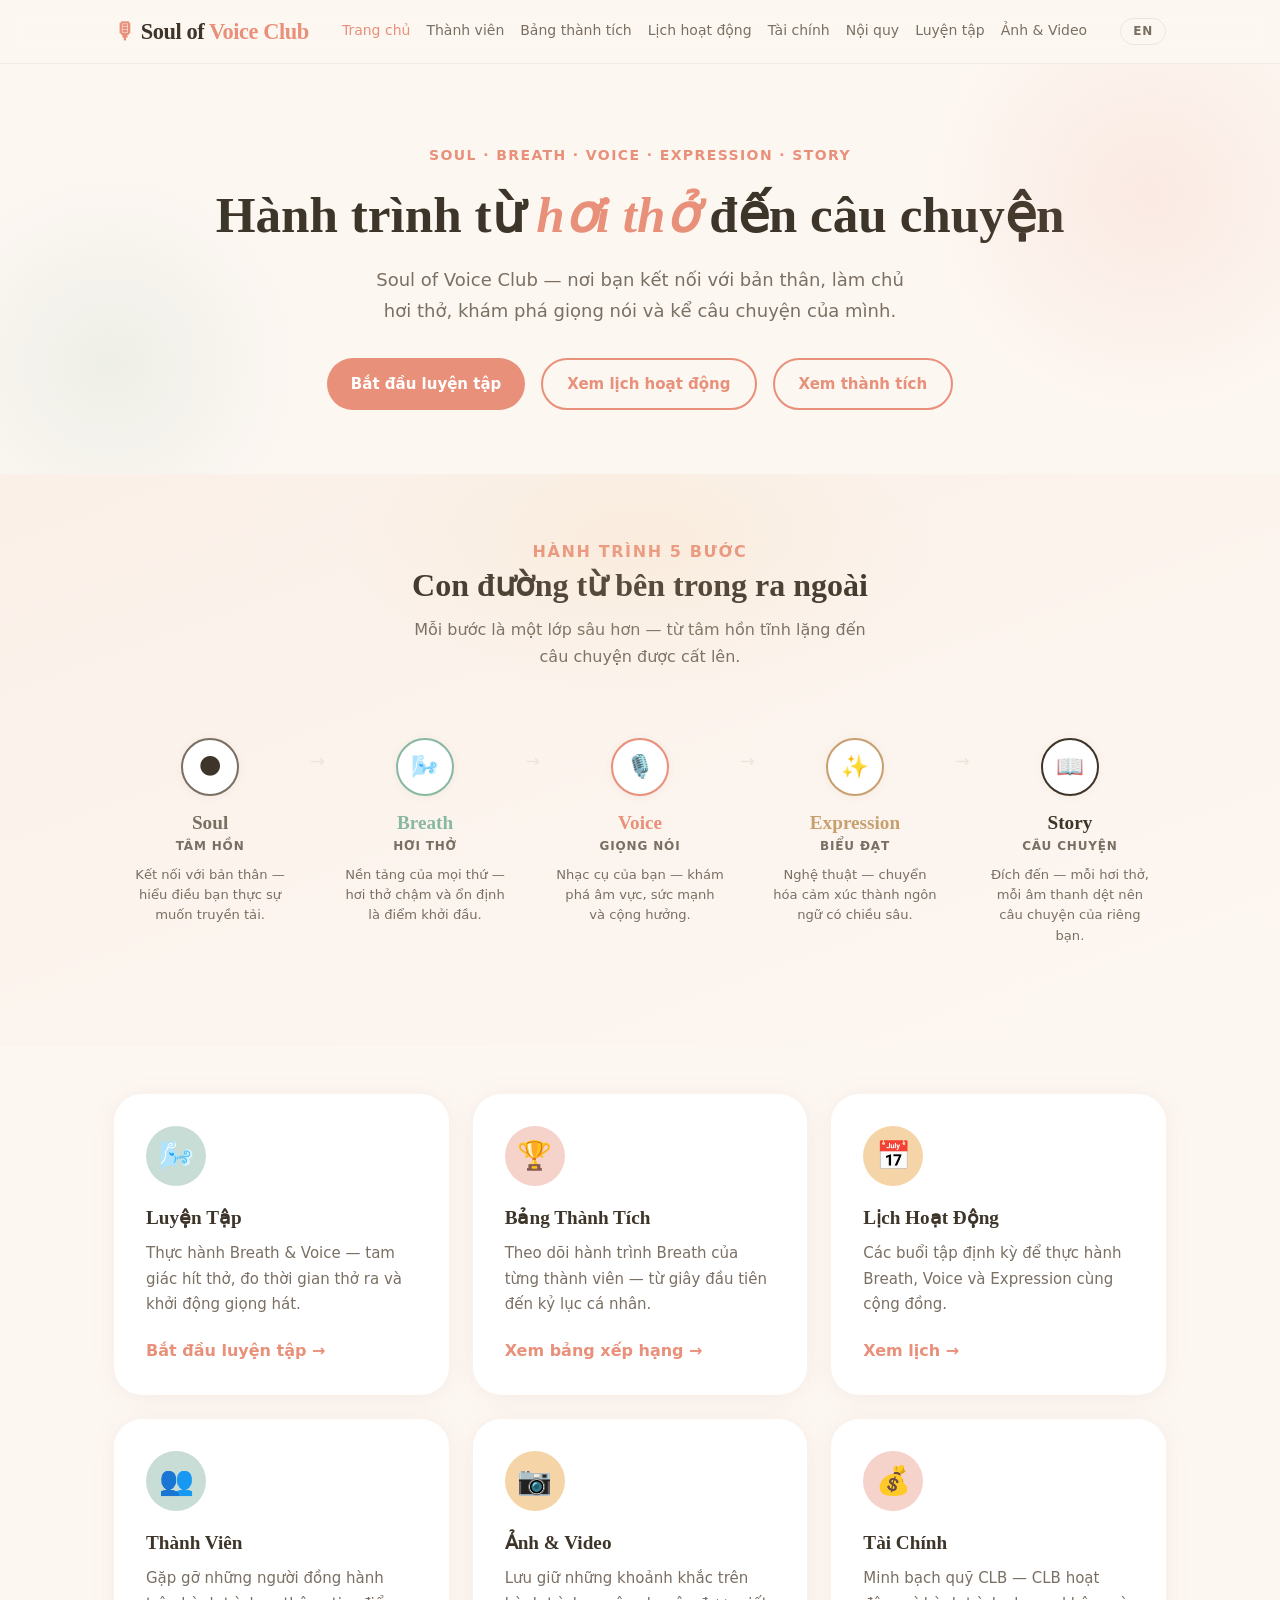
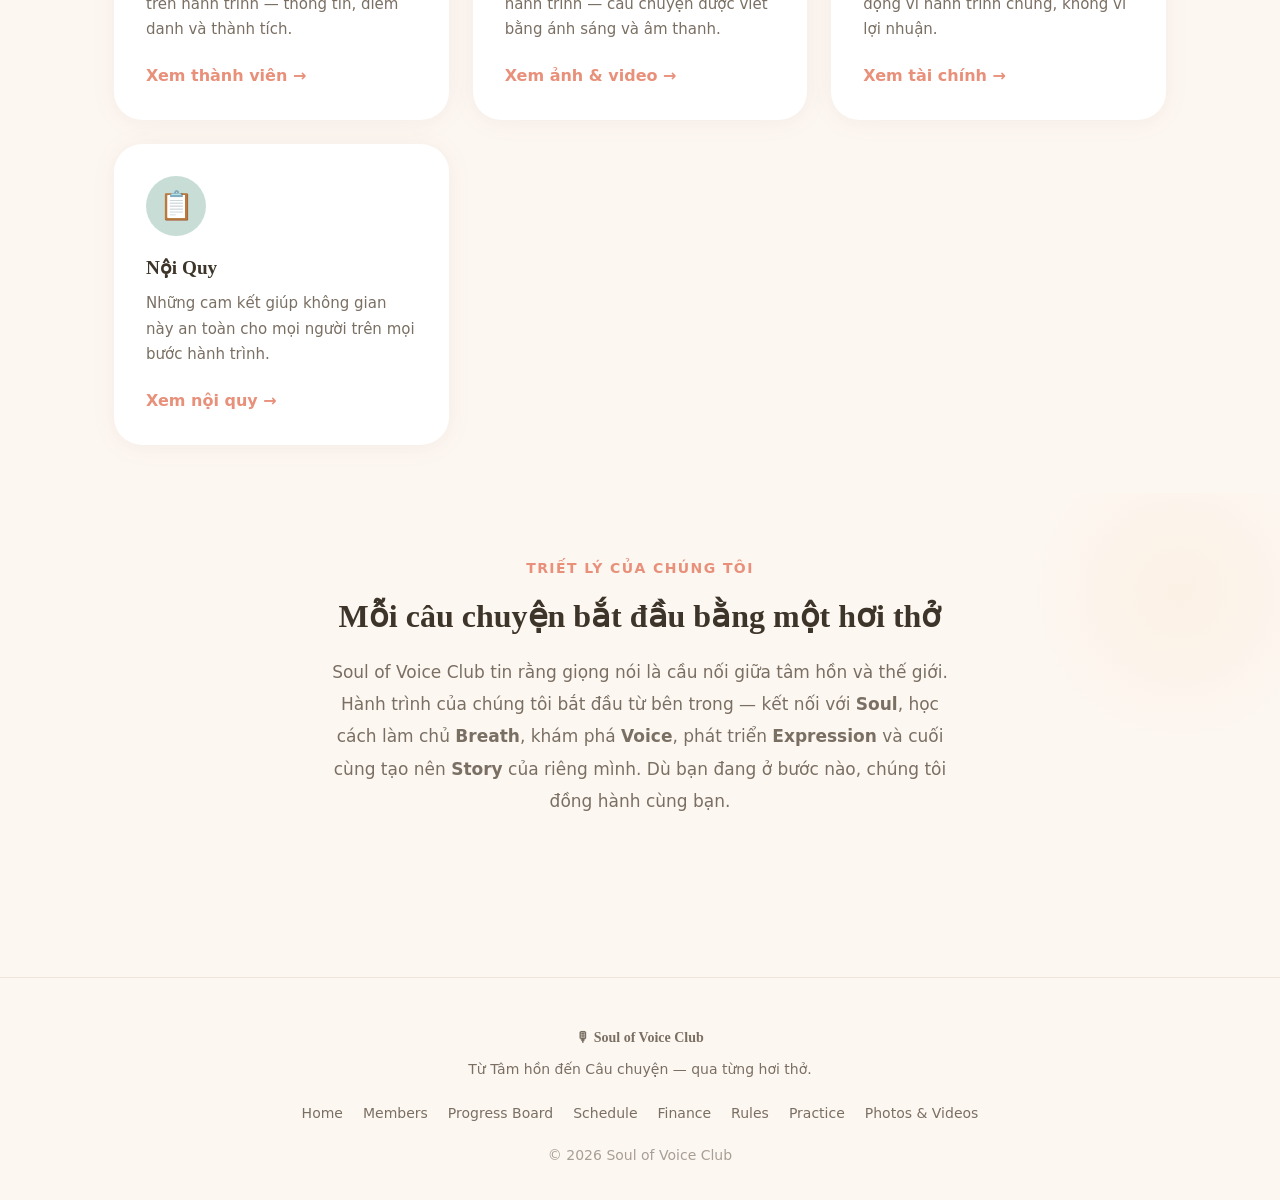
<file: index.html>
<!DOCTYPE html>
<html lang="en">
<head>
  <meta charset="UTF-8" />
  <meta name="viewport" content="width=device-width, initial-scale=1.0" />
  <meta http-equiv="Content-Security-Policy" content="default-src 'self'; script-src 'self' https://cdnjs.cloudflare.com; style-src 'self' https://fonts.googleapis.com 'unsafe-inline'; font-src https://fonts.gstatic.com; img-src 'self' https://*.googleusercontent.com; connect-src 'self' https://docs.google.com https://script.google.com https://*.googleusercontent.com; frame-src https://drive.google.com https://www.youtube.com; object-src 'none'; base-uri 'self'; form-action 'self'" />
  <link rel="icon" href="assets/images/favicon.svg" type="image/svg+xml" />
  <title>Soul of Voice Club</title>
  <meta name="description" content="Hành trình từ Soul đến Story — qua Breath, Voice và Expression. Cộng đồng luyện tập hơi thở và giọng nói." />

  <!-- Open Graph -->
  <meta property="og:title" content="Soul of Voice Club" />
  <meta property="og:description" content="From Soul to Story — through every breath." />
  <meta property="og:type" content="website" />

  <!-- Fonts -->
  <link rel="preconnect" href="https://fonts.googleapis.com" />
  <link rel="preconnect" href="https://fonts.gstatic.com" crossorigin />
  <link href="https://fonts.googleapis.com/css2?family=Fraunces:ital,opsz,wght@0,9..144,400;0,9..144,700;1,9..144,400&family=DM+Sans:opsz,wght@9..40,400;9..40,500;9..40,600&display=swap" rel="stylesheet" />

  <!-- Styles -->
  <link rel="stylesheet" href="css/reset.css" />
  <link rel="stylesheet" href="css/tokens.css" />
  <link rel="stylesheet" href="css/main.css" />
</head>
<body>

<noscript>
  <div class="noscript-msg">This website requires JavaScript to load content from Google Sheets. Please enable JavaScript in your browser.</div>
</noscript>

<!-- Navigation -->
<nav class="nav">
  <div class="container nav__inner">
    <a href="index.html" class="nav__logo">🎙 <span>Soul of</span> Voice Club</a>
    <div class="nav__links">
      <a href="index.html" class="active" data-vi="Trang chủ" data-en="Home">Trang chủ</a>
      <a href="members.html" data-vi="Thành viên" data-en="Members">Thành viên</a>
      <a href="board.html" data-vi="Bảng thành tích" data-en="Progress Board">Bảng thành tích</a>
      <a href="schedule.html" data-vi="Lịch hoạt động" data-en="Schedule">Lịch hoạt động</a>
      <a href="finance.html" data-vi="Tài chính" data-en="Finance">Tài chính</a>
      <a href="rules.html" data-vi="Nội quy" data-en="Rules">Nội quy</a>
      <a href="practice.html" data-vi="Luyện tập" data-en="Practice">Luyện tập</a>
      <a href="photos.html" data-vi="Ảnh &amp; Video" data-en="Photos &amp; Videos">Ảnh &amp; Video</a>
    </div>
    <button class="lang-toggle" aria-label="Switch language" title="Switch to English">EN</button>
    <button class="nav__hamburger" aria-label="Open navigation menu" aria-expanded="false" id="hamburger">
      <span></span><span></span><span></span>
    </button>
  </div>
  <div class="nav__mobile" id="mobile-menu" role="navigation" aria-label="Mobile navigation">
    <a href="index.html" class="active" data-vi="Trang chủ" data-en="Home">Trang chủ</a>
    <a href="members.html" data-vi="Thành viên" data-en="Members">Thành viên</a>
    <a href="board.html" data-vi="Bảng thành tích" data-en="Progress Board">Bảng thành tích</a>
    <a href="schedule.html" data-vi="Lịch hoạt động" data-en="Schedule">Lịch hoạt động</a>
    <a href="finance.html" data-vi="Tài chính" data-en="Finance">Tài chính</a>
    <a href="rules.html" data-vi="Nội quy" data-en="Rules">Nội quy</a>
    <a href="practice.html" data-vi="Luyện tập" data-en="Practice">Luyện tập</a>
    <a href="photos.html" data-vi="Ảnh &amp; Video" data-en="Photos &amp; Videos">Ảnh &amp; Video</a>
  </div>
</nav>

<!-- Hero -->
<main>
  <section class="hero">
    <div class="container">
      <p class="hero__eyebrow">Soul · Breath · Voice · Expression · Story</p>
      <h1 data-vi-html="Hành trình từ <em>hơi thở</em> đến câu chuyện" data-en-html="The journey from <em>breath</em> to story">Hành trình từ <em>hơi thở</em> đến câu chuyện</h1>
      <p class="hero__tagline" data-vi="Soul of Voice Club — nơi bạn kết nối với bản thân, làm chủ hơi thở, khám phá giọng nói và kể câu chuyện của mình." data-en="Soul of Voice Club — where you connect with yourself, master your breath, discover your voice, and tell your story.">Soul of Voice Club — nơi bạn kết nối với bản thân, làm chủ hơi thở, khám phá giọng nói và kể câu chuyện của mình.</p>
      <div class="hero__actions">
        <a href="practice.html" class="btn btn-primary" data-vi="Bắt đầu luyện tập" data-en="Start Practicing">Bắt đầu luyện tập</a>
        <a href="schedule.html" class="btn btn-outline" data-vi="Xem lịch hoạt động" data-en="View Schedule">Xem lịch hoạt động</a>
        <a href="board.html" class="btn btn-outline" data-vi="Xem thành tích" data-en="View Progress">Xem thành tích</a>
      </div>
    </div>
  </section>

  <!-- Journey Steps -->
  <section class="journey-section">
    <div class="container">
      <div class="journey-section__header">
        <p class="hero__eyebrow" data-vi="Hành trình 5 bước" data-en="The 5-Step Journey">Hành trình 5 bước</p>
        <h2 data-vi="Con đường từ bên trong ra ngoài" data-en="The path from within outward">Con đường từ bên trong ra ngoài</h2>
        <p data-vi="Mỗi bước là một lớp sâu hơn — từ tâm hồn tĩnh lặng đến câu chuyện được cất lên." data-en="Each step goes deeper — from quiet soul to a story fully told.">Mỗi bước là một lớp sâu hơn — từ tâm hồn tĩnh lặng đến câu chuyện được cất lên.</p>
      </div>

      <div class="journey-steps">

        <div class="journey-step" style="--step-c: var(--color-text-muted)">
          <div class="journey-step__icon">🌑</div>
          <div class="journey-step__text">
            <div class="journey-step__en">Soul</div>
            <div class="journey-step__vn" data-vi="Tâm hồn" data-en="The Inner Self">Tâm hồn</div>
            <p class="journey-step__desc" data-vi="Kết nối với bản thân — hiểu điều bạn thực sự muốn truyền tải." data-en="Connect within — understand what you truly want to express.">Kết nối với bản thân — hiểu điều bạn thực sự muốn truyền tải.</p>
          </div>
        </div>

        <div class="journey-connector" aria-hidden="true"></div>

        <div class="journey-step" style="--step-c: var(--color-secondary)">
          <div class="journey-step__icon">🌬️</div>
          <div class="journey-step__text">
            <div class="journey-step__en">Breath</div>
            <div class="journey-step__vn" data-vi="Hơi thở" data-en="The Foundation">Hơi thở</div>
            <p class="journey-step__desc" data-vi="Nền tảng của mọi thứ — hơi thở chậm và ổn định là điểm khởi đầu." data-en="The foundation of everything — slow, steady breath is where it starts.">Nền tảng của mọi thứ — hơi thở chậm và ổn định là điểm khởi đầu.</p>
          </div>
        </div>

        <div class="journey-connector" aria-hidden="true"></div>

        <div class="journey-step" style="--step-c: var(--color-primary)">
          <div class="journey-step__icon">🎙️</div>
          <div class="journey-step__text">
            <div class="journey-step__en">Voice</div>
            <div class="journey-step__vn" data-vi="Giọng nói" data-en="The Instrument">Giọng nói</div>
            <p class="journey-step__desc" data-vi="Nhạc cụ của bạn — khám phá âm vực, sức mạnh và cộng hưởng." data-en="Your instrument — explore range, power, and resonance.">Nhạc cụ của bạn — khám phá âm vực, sức mạnh và cộng hưởng.</p>
          </div>
        </div>

        <div class="journey-connector" aria-hidden="true"></div>

        <div class="journey-step" style="--step-c: var(--color-accent-dark)">
          <div class="journey-step__icon">✨</div>
          <div class="journey-step__text">
            <div class="journey-step__en">Expression</div>
            <div class="journey-step__vn" data-vi="Biểu đạt" data-en="The Art">Biểu đạt</div>
            <p class="journey-step__desc" data-vi="Nghệ thuật — chuyển hóa cảm xúc thành ngôn ngữ có chiều sâu." data-en="The art — transform emotion into language with depth.">Nghệ thuật — chuyển hóa cảm xúc thành ngôn ngữ có chiều sâu.</p>
          </div>
        </div>

        <div class="journey-connector" aria-hidden="true"></div>

        <div class="journey-step" style="--step-c: var(--color-text)">
          <div class="journey-step__icon">📖</div>
          <div class="journey-step__text">
            <div class="journey-step__en">Story</div>
            <div class="journey-step__vn" data-vi="Câu chuyện" data-en="The Destination">Câu chuyện</div>
            <p class="journey-step__desc" data-vi="Đích đến — mỗi hơi thở, mỗi âm thanh dệt nên câu chuyện của riêng bạn." data-en="The destination — every breath, every sound weaves your own story.">Đích đến — mỗi hơi thở, mỗi âm thanh dệt nên câu chuyện của riêng bạn.</p>
          </div>
        </div>

      </div>
    </div>
  </section>

  <!-- Feature Cards -->
  <section class="feature-cards">
    <div class="container">
      <div class="card-grid">

        <a href="practice.html" class="feature-card">
          <div class="feature-card__icon feature-card__icon--secondary">🌬️</div>
          <h3 data-vi="Luyện Tập" data-en="Practice">Luyện Tập</h3>
          <p data-vi="Thực hành Breath &amp; Voice — tam giác hít thở, đo thời gian thở ra và khởi động giọng hát." data-en="Practice Breath &amp; Voice — breathing triangle, exhale timer, and vocal warm-up videos.">Thực hành Breath &amp; Voice — tam giác hít thở, đo thời gian thở ra và khởi động giọng hát.</p>
          <span class="feature-card__arrow" data-vi="Bắt đầu luyện tập →" data-en="Start practicing →">Bắt đầu luyện tập →</span>
        </a>

        <a href="board.html" class="feature-card">
          <div class="feature-card__icon feature-card__icon--primary">🏆</div>
          <h3 data-vi="Bảng Thành Tích" data-en="Progress Board">Bảng Thành Tích</h3>
          <p data-vi="Theo dõi hành trình Breath của từng thành viên — từ giây đầu tiên đến kỷ lục cá nhân." data-en="Track each member's Breath journey — from first second to personal records.">Theo dõi hành trình Breath của từng thành viên — từ giây đầu tiên đến kỷ lục cá nhân.</p>
          <span class="feature-card__arrow" data-vi="Xem bảng xếp hạng →" data-en="View leaderboard →">Xem bảng xếp hạng →</span>
        </a>

        <a href="schedule.html" class="feature-card">
          <div class="feature-card__icon feature-card__icon--accent">📅</div>
          <h3 data-vi="Lịch Hoạt Động" data-en="Schedule">Lịch Hoạt Động</h3>
          <p data-vi="Các buổi tập định kỳ để thực hành Breath, Voice và Expression cùng cộng đồng." data-en="Regular sessions to practice Breath, Voice, and Expression together.">Các buổi tập định kỳ để thực hành Breath, Voice và Expression cùng cộng đồng.</p>
          <span class="feature-card__arrow" data-vi="Xem lịch →" data-en="View schedule →">Xem lịch →</span>
        </a>

        <a href="members.html" class="feature-card">
          <div class="feature-card__icon feature-card__icon--secondary">👥</div>
          <h3 data-vi="Thành Viên" data-en="Members">Thành Viên</h3>
          <p data-vi="Gặp gỡ những người đồng hành trên hành trình — thông tin, điểm danh và thành tích." data-en="Meet fellow travellers on the journey — profiles, attendance, and achievements.">Gặp gỡ những người đồng hành trên hành trình — thông tin, điểm danh và thành tích.</p>
          <span class="feature-card__arrow" data-vi="Xem thành viên →" data-en="View members →">Xem thành viên →</span>
        </a>

        <a href="photos.html" class="feature-card">
          <div class="feature-card__icon feature-card__icon--accent">📷</div>
          <h3 data-vi="Ảnh &amp; Video" data-en="Photos &amp; Videos">Ảnh &amp; Video</h3>
          <p data-vi="Lưu giữ những khoảnh khắc trên hành trình — câu chuyện được viết bằng ánh sáng và âm thanh." data-en="Preserving moments on the journey — stories written in light and sound.">Lưu giữ những khoảnh khắc trên hành trình — câu chuyện được viết bằng ánh sáng và âm thanh.</p>
          <span class="feature-card__arrow" data-vi="Xem ảnh &amp; video →" data-en="View photos &amp; videos →">Xem ảnh &amp; video →</span>
        </a>

        <a href="finance.html" class="feature-card">
          <div class="feature-card__icon feature-card__icon--primary">💰</div>
          <h3 data-vi="Tài Chính" data-en="Finance">Tài Chính</h3>
          <p data-vi="Minh bạch quỹ CLB — CLB hoạt động vì hành trình chung, không vì lợi nhuận." data-en="Transparent club finances — we run for the shared journey, not profit.">Minh bạch quỹ CLB — CLB hoạt động vì hành trình chung, không vì lợi nhuận.</p>
          <span class="feature-card__arrow" data-vi="Xem tài chính →" data-en="View finances →">Xem tài chính →</span>
        </a>

        <a href="rules.html" class="feature-card">
          <div class="feature-card__icon feature-card__icon--secondary">📋</div>
          <h3 data-vi="Nội Quy" data-en="Club Rules">Nội Quy</h3>
          <p data-vi="Những cam kết giúp không gian này an toàn cho mọi người trên mọi bước hành trình." data-en="Commitments that keep this space safe for everyone on every step of the journey.">Những cam kết giúp không gian này an toàn cho mọi người trên mọi bước hành trình.</p>
          <span class="feature-card__arrow" data-vi="Xem nội quy →" data-en="View rules →">Xem nội quy →</span>
        </a>

      </div>
    </div>
  </section>

  <!-- About blurb -->
  <section style="padding: var(--space-16) 0 var(--space-20); position: relative; overflow: hidden;">
    <div style="position:absolute;top:-60px;right:-60px;width:320px;height:320px;background:radial-gradient(circle,rgba(245,213,168,0.18) 0%,transparent 70%);border-radius:50%;pointer-events:none"></div>
    <div class="container" style="max-width: 680px; text-align: center; position: relative; z-index: 1;">
      <p class="hero__eyebrow" style="margin-bottom: var(--space-4);" data-vi="Triết lý của chúng tôi" data-en="Our Philosophy">Triết lý của chúng tôi</p>
      <h2 style="margin-bottom: var(--space-5);" data-vi="Mỗi câu chuyện bắt đầu bằng một hơi thở" data-en="Every story begins with a breath">Mỗi câu chuyện bắt đầu bằng một hơi thở</h2>
      <p style="font-size: 1.0625rem; line-height: 1.9;"
         data-vi-html="Soul of Voice Club tin rằng giọng nói là cầu nối giữa tâm hồn và thế giới. Hành trình của chúng tôi bắt đầu từ bên trong — kết nối với <strong>Soul</strong>, học cách làm chủ <strong>Breath</strong>, khám phá <strong>Voice</strong>, phát triển <strong>Expression</strong> và cuối cùng tạo nên <strong>Story</strong> của riêng mình. Dù bạn đang ở bước nào, chúng tôi đồng hành cùng bạn."
         data-en-html="Soul of Voice Club believes voice is the bridge between soul and world. Our journey starts within — connecting with <strong>Soul</strong>, mastering <strong>Breath</strong>, discovering <strong>Voice</strong>, developing <strong>Expression</strong>, and creating your own <strong>Story</strong>. Wherever you are on the journey, we walk with you.">Soul of Voice Club tin rằng giọng nói là cầu nối giữa tâm hồn và thế giới. Hành trình của chúng tôi bắt đầu từ bên trong — kết nối với <strong>Soul</strong>, học cách làm chủ <strong>Breath</strong>, khám phá <strong>Voice</strong>, phát triển <strong>Expression</strong> và cuối cùng tạo nên <strong>Story</strong> của riêng mình. Dù bạn đang ở bước nào, chúng tôi đồng hành cùng bạn.</p>
    </div>
  </section>
</main>

<!-- Footer -->
<footer class="footer">
  <div class="container">
    <p class="footer__name">🎙 Soul of Voice Club</p>
    <p data-vi="Từ Tâm hồn đến Câu chuyện — qua từng hơi thở." data-en="From Soul to Story — through every breath.">Từ Tâm hồn đến Câu chuyện — qua từng hơi thở.</p>
    <div class="footer__links">
      <a href="index.html">Home</a>
      <a href="members.html">Members</a>
      <a href="board.html">Progress Board</a>
      <a href="schedule.html">Schedule</a>
      <a href="finance.html">Finance</a>
      <a href="rules.html">Rules</a>
      <a href="practice.html">Practice</a>
      <a href="photos.html">Photos &amp; Videos</a>
    </div>
    <p class="footer__copy">© 2026 Soul of Voice Club</p>
  </div>
</footer>

<script src="js/i18n.js"></script>
<script src="js/nav.js"></script>
</body>
</html>
</file>
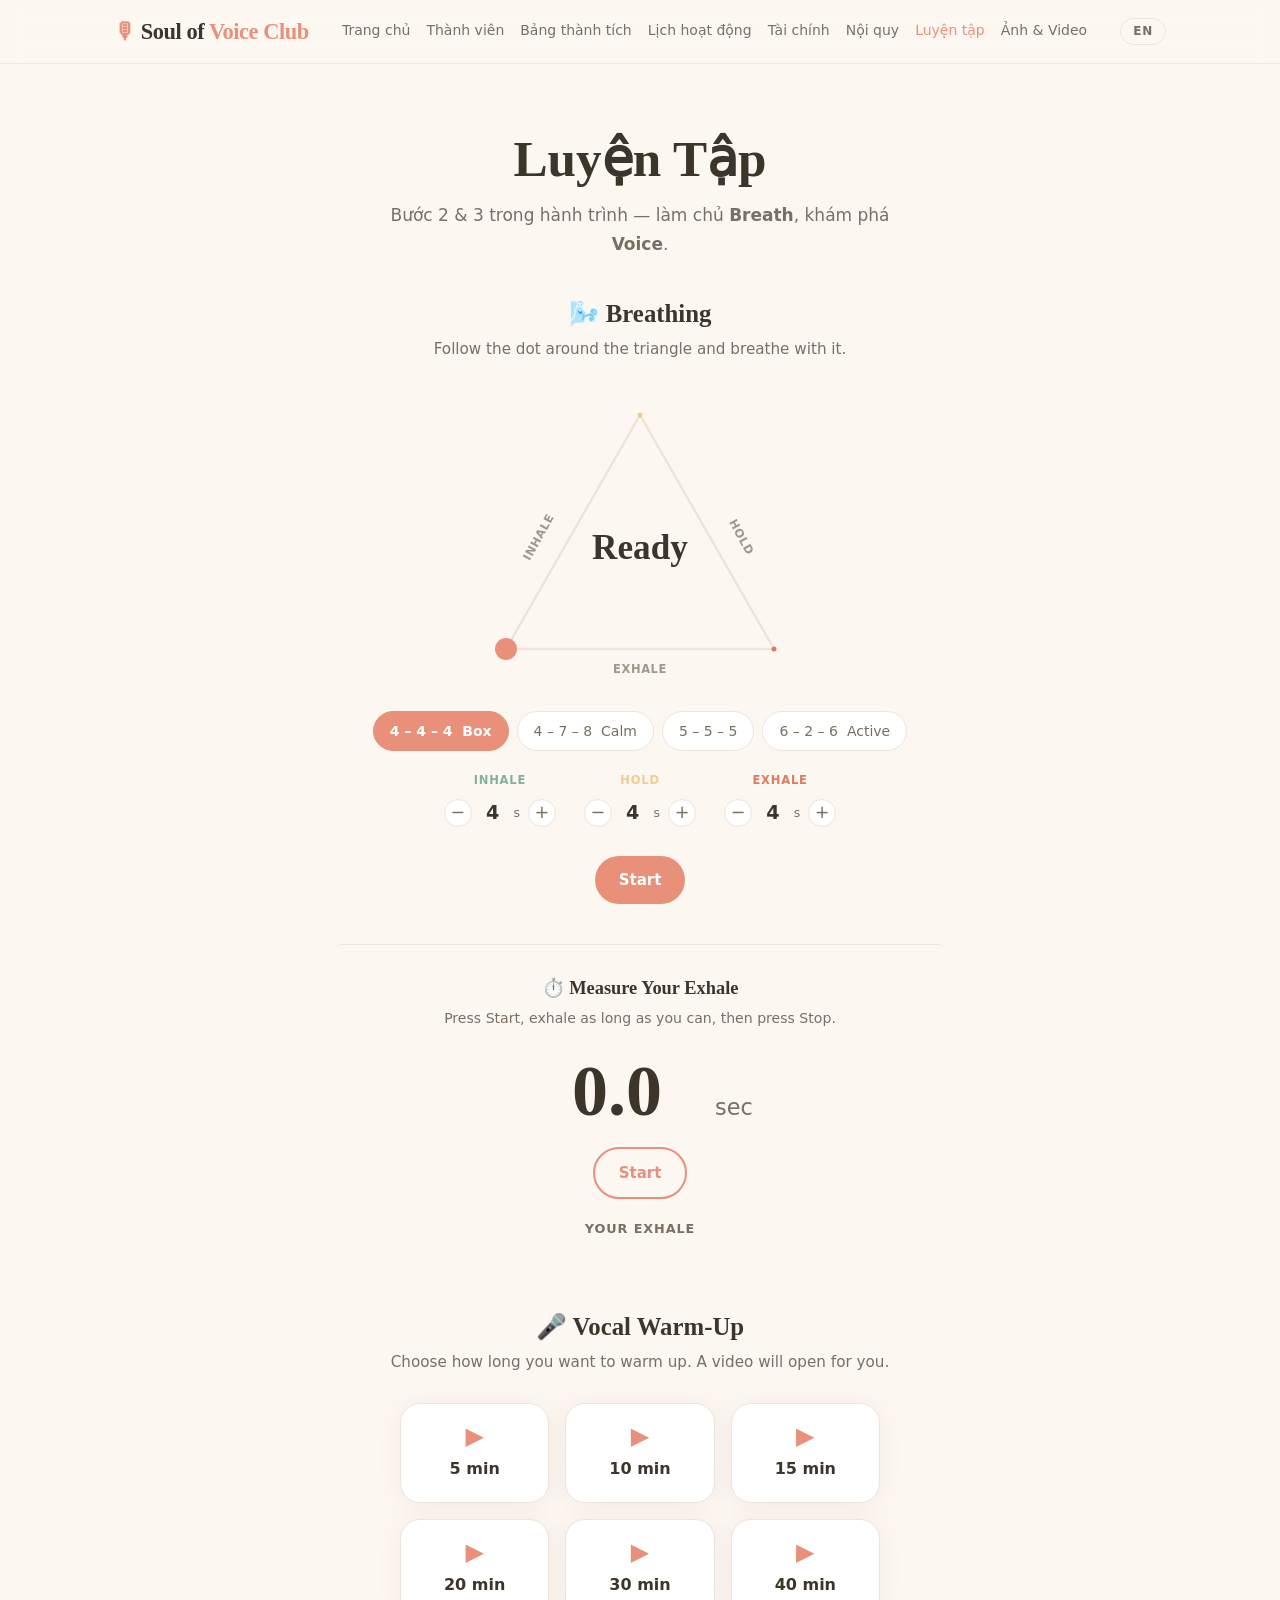
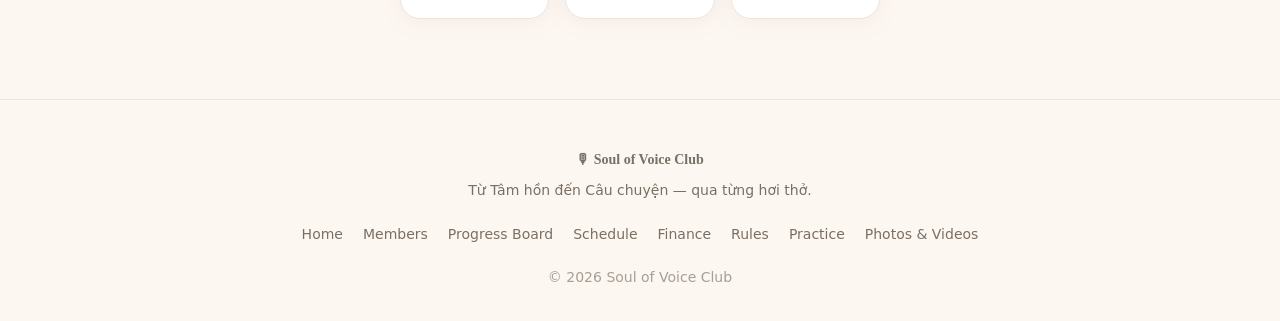
<file: practice.html>
<!DOCTYPE html>
<html lang="en">
<head>
  <meta charset="UTF-8" />
  <meta name="viewport" content="width=device-width, initial-scale=1.0" />
  <meta http-equiv="Content-Security-Policy" content="default-src 'self'; script-src 'self' https://cdnjs.cloudflare.com; style-src 'self' https://fonts.googleapis.com 'unsafe-inline'; font-src https://fonts.gstatic.com; img-src 'self' https://*.googleusercontent.com; connect-src 'self' https://docs.google.com https://script.google.com https://*.googleusercontent.com; frame-src https://drive.google.com https://www.youtube.com; object-src 'none'; base-uri 'self'; form-action 'self'" />
  <link rel="icon" href="assets/images/favicon.svg" type="image/svg+xml" />
  <title>Practice — Soul of Voice Club</title>
  <meta name="description" content="Breathing exercises and vocal warm-ups for Soul of Voice Club members." />

  <!-- Open Graph -->
  <meta property="og:title" content="Practice — Soul of Voice Club" />
  <meta property="og:description" content="Breathing exercises and vocal warm-ups." />
  <meta property="og:type" content="website" />

  <!-- Fonts -->
  <link rel="preconnect" href="https://fonts.googleapis.com" />
  <link rel="preconnect" href="https://fonts.gstatic.com" crossorigin />
  <link href="https://fonts.googleapis.com/css2?family=Fraunces:ital,opsz,wght@0,9..144,400;0,9..144,700;1,9..144,400&family=DM+Sans:opsz,wght@9..40,400;9..40,500;9..40,600&display=swap" rel="stylesheet" />

  <!-- Styles -->
  <link rel="stylesheet" href="css/reset.css" />
  <link rel="stylesheet" href="css/tokens.css" />
  <link rel="stylesheet" href="css/main.css" />

  <style>
    /* ── Practice sections ─────────────────────────────────── */
    .practice-section {
      max-width: 600px;
      margin: 0 auto var(--space-16);
      text-align: center;
    }

    .practice-section__title {
      font-family: var(--font-display);
      font-size: 1.55rem;
      font-weight: 700;
      color: var(--color-text);
      margin-bottom: var(--space-2);
    }

    .practice-section__desc {
      color: var(--color-text-muted);
      font-size: 0.95rem;
      margin-bottom: var(--space-7);
    }

    /* ── Breathing triangle ────────────────────────────────── */
    .breath-svg {
      width: 100%;
      max-width: 300px;
      display: block;
      margin: 0 auto var(--space-5);
    }

    .tri-base {
      fill: none;
      stroke: var(--color-border);
      stroke-width: 2.5;
      stroke-linejoin: round;
    }

    .tri-progress {
      stroke-width: 5;
      stroke-linecap: round;
      fill: none;
    }

    .tri-dot {
      fill: var(--color-primary);
      transition: fill 0.35s ease;
    }

    .tri-phase-text {
      font-family: var(--font-display);
      font-size: 2.2rem;
      font-weight: 700;
      fill: var(--color-text);
    }

    .tri-count-text {
      font-family: var(--font-body);
      font-size: 1.5rem;
      font-weight: 600;
      fill: var(--color-text-muted);
    }

    .tri-hint {
      font-family: var(--font-body);
      font-size: 0.72rem;
      font-weight: 600;
      letter-spacing: 0.05em;
      text-transform: uppercase;
      fill: var(--color-text-muted);
      opacity: 0.7;
    }

    /* ── Presets ───────────────────────────────────────────── */
    .breath-presets {
      display: flex;
      justify-content: center;
      gap: var(--space-2);
      flex-wrap: wrap;
      margin-bottom: var(--space-5);
    }

    .breath-preset {
      background: var(--color-surface);
      border: 1.5px solid var(--color-border);
      border-radius: var(--radius-pill);
      padding: var(--space-2) var(--space-4);
      font-size: 0.875rem;
      font-family: var(--font-body);
      color: var(--color-text-muted);
      cursor: pointer;
      transition: all 0.15s;
    }
    .breath-preset:hover,
    .breath-preset.active {
      background: var(--color-primary);
      border-color: var(--color-primary);
      color: #fff;
      font-weight: 600;
    }

    /* ── Timing adjusters ──────────────────────────────────── */
    .timing-row {
      display: flex;
      justify-content: center;
      gap: var(--space-7);
      flex-wrap: wrap;
      margin-bottom: var(--space-7);
    }

    .timing-group {
      display: flex;
      flex-direction: column;
      align-items: center;
      gap: var(--space-2);
    }

    .timing-group__label {
      font-size: 0.72rem;
      text-transform: uppercase;
      letter-spacing: 0.07em;
      font-weight: 600;
      color: var(--color-text-muted);
    }

    .timing-controls {
      display: flex;
      align-items: center;
      gap: var(--space-2);
    }

    .timing-adj {
      width: 28px;
      height: 28px;
      border-radius: 50%;
      border: 1.5px solid var(--color-border);
      background: var(--color-surface);
      font-size: 1.1rem;
      line-height: 1;
      cursor: pointer;
      color: var(--color-text-muted);
      display: flex;
      align-items: center;
      justify-content: center;
      transition: border-color 0.15s, color 0.15s;
    }
    .timing-adj:hover { border-color: var(--color-primary); color: var(--color-primary); }

    .timing-val {
      font-size: 1.2rem;
      font-weight: 700;
      color: var(--color-text);
      min-width: 1.6rem;
      text-align: center;
    }

    .timing-unit {
      font-size: 0.78rem;
      color: var(--color-text-muted);
    }

    /* Start button */
    #breath-start-btn[data-active] {
      background: var(--color-text-muted);
      border-color: var(--color-text-muted);
    }

    /* ── Warm-up grid ──────────────────────────────────────── */
    .warmup-grid {
      display: grid;
      grid-template-columns: repeat(3, 1fr);
      gap: var(--space-4);
      max-width: 480px;
      margin: 0 auto;
    }

    .warmup-btn--empty {
      opacity: 0.4;
      cursor: not-allowed;
    }
    .warmup-btn--empty:hover {
      transform: none !important;
      box-shadow: var(--shadow-card) !important;
      border-color: var(--color-border) !important;
    }

    .warmup-btn {
      background: var(--color-surface);
      border: 1.5px solid var(--color-border);
      border-radius: var(--radius-md);
      padding: var(--space-5) var(--space-3);
      cursor: pointer;
      display: flex;
      flex-direction: column;
      align-items: center;
      gap: var(--space-2);
      font-family: var(--font-body);
      box-shadow: var(--shadow-card);
      transition: transform 0.18s, box-shadow 0.18s, border-color 0.15s;
    }

    .warmup-btn:hover {
      transform: translateY(-3px);
      box-shadow: var(--shadow-hover);
      border-color: var(--color-primary);
    }

    .warmup-btn__play {
      font-size: 1.5rem;
      color: var(--color-primary);
      line-height: 1;
    }

    .warmup-btn__label {
      font-size: 1rem;
      font-weight: 700;
      color: var(--color-text);
    }

    /* ── YouTube modal ─────────────────────────────────────── */
    .modal {
      position: fixed;
      inset: 0;
      z-index: 2000;
      display: flex;
      align-items: center;
      justify-content: center;
      opacity: 0;
      pointer-events: none;
      transition: opacity 0.25s;
    }

    .modal--open {
      opacity: 1;
      pointer-events: all;
    }

    .modal__backdrop {
      position: absolute;
      inset: 0;
      background: rgba(0, 0, 0, 0.88);
    }

    .modal__box {
      position: relative;
      z-index: 1;
      width: min(92vw, 860px);
    }

    .modal__close {
      position: absolute;
      top: -2.4rem;
      right: 0;
      background: none;
      border: none;
      color: #fff;
      font-size: 1.5rem;
      cursor: pointer;
      opacity: 0.75;
      line-height: 1;
    }
    .modal__close:hover { opacity: 1; }

    .modal__video {
      position: relative;
      padding-bottom: 56.25%;
      height: 0;
      background: #000;
      border-radius: var(--radius-md);
      overflow: hidden;
    }

    .modal__video iframe {
      position: absolute;
      inset: 0;
      width: 100%;
      height: 100%;
      border: none;
    }

    /* ── Exhale timer ──────────────────────────────────────── */
    .exhale-timer {
      margin-top: var(--space-10);
      padding-top: var(--space-8);
      border-top: 1px solid var(--color-border);
    }

    .exhale-timer__title {
      font-family: var(--font-display);
      font-size: 1.15rem;
      font-weight: 700;
      color: var(--color-text);
      margin-bottom: var(--space-2);
    }

    .exhale-timer__desc {
      font-size: 0.88rem;
      color: var(--color-text-muted);
      margin-bottom: var(--space-6);
    }

    .exhale-display {
      display: flex;
      align-items: baseline;
      justify-content: center;
      gap: var(--space-2);
      margin-bottom: var(--space-5);
      line-height: 1;
    }

    .exhale-display__time {
      font-family: var(--font-display);
      font-size: 4.5rem;
      font-weight: 700;
      color: var(--color-text);
      min-width: 5ch;
      text-align: center;
      transition: color 0.3s;
    }

    .exhale-display__time.running { color: var(--color-secondary); }

    .exhale-display__unit {
      font-size: 1.4rem;
      color: var(--color-text-muted);
      font-weight: 400;
      padding-bottom: 0.2em;
    }

    .exhale-result {
      margin-top: var(--space-5);
      display: flex;
      flex-direction: column;
      align-items: center;
      gap: var(--space-2);
    }

    .exhale-result__label {
      font-size: 0.8rem;
      text-transform: uppercase;
      letter-spacing: 0.07em;
      font-weight: 600;
      color: var(--color-text-muted);
    }

    .exhale-result__value {
      font-family: var(--font-display);
      font-size: 2rem;
      font-weight: 700;
      color: var(--color-secondary);
    }

    .exhale-result__best {
      font-size: 0.82rem;
      color: var(--color-text-muted);
      background: var(--color-surface-alt);
      border-radius: var(--radius-pill);
      padding: var(--space-1) var(--space-3);
    }

    /* ── Responsive ────────────────────────────────────────── */
    @media (max-width: 480px) {
      .warmup-grid { grid-template-columns: repeat(2, 1fr); }
      .timing-row  { gap: var(--space-5); }
    }

    @media (prefers-reduced-motion: reduce) {
      .warmup-btn { transition: none; }
      .warmup-btn:hover { transform: none; }
      .tri-dot { transition: none; }
    }
  </style>
</head>
<body>

<noscript>
  <div class="noscript-msg">This website requires JavaScript. Please enable JavaScript in your browser.</div>
</noscript>

<!-- Navigation -->
<nav class="nav">
  <div class="container nav__inner">
    <a href="index.html" class="nav__logo">🎙 <span>Soul of</span> Voice Club</a>
    <div class="nav__links">
      <a href="index.html" data-vi="Trang chủ" data-en="Home">Trang chủ</a>
      <a href="members.html" data-vi="Thành viên" data-en="Members">Thành viên</a>
      <a href="board.html" data-vi="Bảng thành tích" data-en="Progress Board">Bảng thành tích</a>
      <a href="schedule.html" data-vi="Lịch hoạt động" data-en="Schedule">Lịch hoạt động</a>
      <a href="finance.html" data-vi="Tài chính" data-en="Finance">Tài chính</a>
      <a href="rules.html" data-vi="Nội quy" data-en="Rules">Nội quy</a>
      <a href="practice.html" class="active" data-vi="Luyện tập" data-en="Practice">Luyện tập</a>
      <a href="photos.html" data-vi="Ảnh &amp; Video" data-en="Photos &amp; Videos">Ảnh &amp; Video</a>
    </div>
    <button class="lang-toggle" aria-label="Switch language" title="Switch to English">EN</button>
    <button class="nav__hamburger" aria-label="Open navigation menu" aria-expanded="false" id="hamburger">
      <span></span><span></span><span></span>
    </button>
  </div>
  <div class="nav__mobile" id="mobile-menu" role="navigation" aria-label="Mobile navigation">
    <a href="index.html" data-vi="Trang chủ" data-en="Home">Trang chủ</a>
    <a href="members.html" data-vi="Thành viên" data-en="Members">Thành viên</a>
    <a href="board.html" data-vi="Bảng thành tích" data-en="Progress Board">Bảng thành tích</a>
    <a href="schedule.html" data-vi="Lịch hoạt động" data-en="Schedule">Lịch hoạt động</a>
    <a href="finance.html" data-vi="Tài chính" data-en="Finance">Tài chính</a>
    <a href="rules.html" data-vi="Nội quy" data-en="Rules">Nội quy</a>
    <a href="practice.html" class="active" data-vi="Luyện tập" data-en="Practice">Luyện tập</a>
    <a href="photos.html" data-vi="Ảnh &amp; Video" data-en="Photos &amp; Videos">Ảnh &amp; Video</a>
  </div>
</nav>

<main>
  <div class="container">
    <header class="page-header">
      <h1 data-vi="Luyện Tập" data-en="Practice">Luyện Tập</h1>
      <p data-vi-html="Bước 2 &amp; 3 trong hành trình — làm chủ &lt;strong&gt;Breath&lt;/strong&gt;, khám phá &lt;strong&gt;Voice&lt;/strong&gt;." data-en-html="Steps 2 &amp; 3 in the journey — master &lt;strong&gt;Breath&lt;/strong&gt;, discover &lt;strong&gt;Voice&lt;/strong&gt;.">Bước 2 &amp; 3 trong hành trình — làm chủ <strong>Breath</strong>, khám phá <strong>Voice</strong>.</p>
    </header>

    <!-- ── SECTION 1: Breathing ─────────────────────────── -->
    <section class="practice-section">
      <h2 class="practice-section__title">🌬️ Breathing</h2>
      <p class="practice-section__desc">Follow the dot around the triangle and breathe with it.</p>

      <!-- Triangle SVG -->
      <svg class="breath-svg" viewBox="0 0 300 300" xmlns="http://www.w3.org/2000/svg" aria-label="Breathing triangle">
        <defs>
          <filter id="dot-glow" x="-60%" y="-60%" width="220%" height="220%">
            <feGaussianBlur in="SourceGraphic" stdDeviation="5" result="blur"/>
            <feMerge><feMergeNode in="blur"/><feMergeNode in="SourceGraphic"/></feMerge>
          </filter>
        </defs>

        <!-- Base triangle outline -->
        <polygon class="tri-base" points="150,24 284,258 16,258"/>

        <!-- Phase progress lines (each grows as its phase plays) -->
        <line id="progress-inhale" class="tri-progress" stroke="#81B29A" x1="16" y1="258" x2="16" y2="258" stroke-linecap="round"/>
        <line id="progress-hold"   class="tri-progress" stroke="#F2CC8F" x1="150" y1="24"  x2="150" y2="24"  stroke-linecap="round"/>
        <line id="progress-exhale" class="tri-progress" stroke="#E07A5F" x1="284" y1="258" x2="284" y2="258" stroke-linecap="round"/>

        <!-- Side hint labels (outside edges) -->
        <text class="tri-hint" x="52"  y="148" text-anchor="middle" transform="rotate(-61,52,148)" fill="#81B29A">INHALE</text>
        <text class="tri-hint" x="248" y="148" text-anchor="middle" transform="rotate(61,248,148)"  fill="#F2CC8F">HOLD</text>
        <text class="tri-hint" x="150" y="282" text-anchor="middle"                                 fill="#E07A5F">EXHALE</text>

        <!-- Centre: phase name -->
        <text id="breath-phase-label" class="tri-phase-text" x="150" y="160" text-anchor="middle" dominant-baseline="middle">Ready</text>
        <!-- Centre: countdown number -->
        <text id="breath-countdown"   class="tri-count-text" x="150" y="202" text-anchor="middle" dominant-baseline="middle"></text>

        <!-- Animated dot -->
        <circle id="breath-dot" class="tri-dot" cx="16" cy="258" r="11"/>
      </svg>

      <!-- Presets -->
      <div class="breath-presets">
        <button class="breath-preset active" data-inhale="4" data-hold="4" data-exhale="4">4 – 4 – 4 &nbsp;Box</button>
        <button class="breath-preset"        data-inhale="4" data-hold="7" data-exhale="8">4 – 7 – 8 &nbsp;Calm</button>
        <button class="breath-preset"        data-inhale="5" data-hold="5" data-exhale="5">5 – 5 – 5</button>
        <button class="breath-preset"        data-inhale="6" data-hold="2" data-exhale="6">6 – 2 – 6 &nbsp;Active</button>
      </div>

      <!-- Custom timing adjusters -->
      <div class="timing-row">
        <div class="timing-group">
          <span class="timing-group__label" style="color:#81B29A">Inhale</span>
          <div class="timing-controls">
            <button class="timing-adj" data-phase="0" data-delta="-1" aria-label="Decrease inhale">−</button>
            <span class="timing-val" data-phase="0">4</span><span class="timing-unit">s</span>
            <button class="timing-adj" data-phase="0" data-delta="1"  aria-label="Increase inhale">+</button>
          </div>
        </div>
        <div class="timing-group">
          <span class="timing-group__label" style="color:#F2CC8F">Hold</span>
          <div class="timing-controls">
            <button class="timing-adj" data-phase="1" data-delta="-1" aria-label="Decrease hold">−</button>
            <span class="timing-val" data-phase="1">4</span><span class="timing-unit">s</span>
            <button class="timing-adj" data-phase="1" data-delta="1"  aria-label="Increase hold">+</button>
          </div>
        </div>
        <div class="timing-group">
          <span class="timing-group__label" style="color:#E07A5F">Exhale</span>
          <div class="timing-controls">
            <button class="timing-adj" data-phase="2" data-delta="-1" aria-label="Decrease exhale">−</button>
            <span class="timing-val" data-phase="2">4</span><span class="timing-unit">s</span>
            <button class="timing-adj" data-phase="2" data-delta="1"  aria-label="Increase exhale">+</button>
          </div>
        </div>
      </div>

      <button class="btn btn-primary" id="breath-start-btn">Start</button>

      <!-- Exhale timer -->
      <div class="exhale-timer">
        <h3 class="exhale-timer__title">⏱️ Measure Your Exhale</h3>
        <p class="exhale-timer__desc">Press Start, exhale as long as you can, then press Stop.</p>

        <div class="exhale-display">
          <span class="exhale-display__time" id="exhale-time">0.0</span>
          <span class="exhale-display__unit">sec</span>
        </div>

        <button class="btn btn-outline" id="exhale-btn">Start</button>

        <div class="exhale-result" id="exhale-result" hidden>
          <span class="exhale-result__label">Your exhale</span>
          <span class="exhale-result__value" id="exhale-result-val"></span>
          <span class="exhale-result__best" id="exhale-best" hidden></span>
        </div>
      </div>
    </section>

    <!-- ── SECTION 2: Vocal Warm-Up ─────────────────────── -->
    <section class="practice-section">
      <h2 class="practice-section__title">🎤 Vocal Warm-Up</h2>
      <p class="practice-section__desc">Choose how long you want to warm up. A video will open for you.</p>

      <div class="warmup-grid" id="warmup-grid">
        <button class="warmup-btn" data-yt-id="YCLyAmXtpfY" data-label="5 min">
          <span class="warmup-btn__play">▶</span>
          <span class="warmup-btn__label">5 min</span>
        </button>
        <button class="warmup-btn" data-yt-id="ck1pzgy07ZU" data-label="10 min">
          <span class="warmup-btn__play">▶</span>
          <span class="warmup-btn__label">10 min</span>
        </button>
        <button class="warmup-btn" data-yt-id="1f_SVJMRx5s" data-label="15 min">
          <span class="warmup-btn__play">▶</span>
          <span class="warmup-btn__label">15 min</span>
        </button>
        <button class="warmup-btn" data-yt-id="3Q9tHGLzILQ" data-label="20 min">
          <span class="warmup-btn__play">▶</span>
          <span class="warmup-btn__label">20 min</span>
        </button>
        <button class="warmup-btn" data-yt-id="zU4GoNtenxw" data-label="30 min">
          <span class="warmup-btn__play">▶</span>
          <span class="warmup-btn__label">30 min</span>
        </button>
        <button class="warmup-btn" data-yt-id="0KGxK7nHWUc" data-label="40 min">
          <span class="warmup-btn__play">▶</span>
          <span class="warmup-btn__label">40 min</span>
        </button>
      </div>
    </section>

  </div><!-- /container -->
</main>

<!-- Footer -->
<footer class="footer">
  <div class="container">
    <p class="footer__name">🎙 Soul of Voice Club</p>
    <p data-vi="Từ Tâm hồn đến Câu chuyện — qua từng hơi thở." data-en="From Soul to Story — through every breath.">Từ Tâm hồn đến Câu chuyện — qua từng hơi thở.</p>
    <div class="footer__links">
      <a href="index.html">Home</a>
      <a href="members.html">Members</a>
      <a href="board.html">Progress Board</a>
      <a href="schedule.html">Schedule</a>
      <a href="finance.html">Finance</a>
      <a href="rules.html">Rules</a>
      <a href="practice.html">Practice</a>
      <a href="photos.html">Photos &amp; Videos</a>
    </div>
    <p class="footer__copy">© 2026 Soul of Voice Club</p>
  </div>
</footer>

<!-- YouTube modal -->
<div id="warmup-modal" class="modal" role="dialog" aria-modal="true" aria-label="Vocal warm-up video">
  <div class="modal__backdrop"></div>
  <div class="modal__box">
    <button class="modal__close" id="warmup-close" aria-label="Close video">✕</button>
    <div class="modal__video">
      <iframe
        id="warmup-iframe"
        src=""
        allow="accelerometer; autoplay; clipboard-write; encrypted-media; gyroscope; picture-in-picture"
        allowfullscreen
        title="Vocal warm-up video"
      ></iframe>
    </div>
  </div>
</div>

<!-- Scripts -->
<script src="js/config.js"></script>
<script src="js/utils.js"></script>
<script src="js/practice.js"></script>
<script src="js/i18n.js"></script>
<script src="js/nav.js"></script>
</body>
</html>
</file>
<file: css/tokens.css>
:root {
  /* ── Brand colours — softened pastel palette ── */
  --color-primary:           #E8907A;   /* soft terracotta rose */
  --color-primary-soft:      #F5D2CA;
  --color-primary-dark:      #C96A55;

  --color-secondary:         #89B8A2;   /* sage green */
  --color-secondary-soft:    #C8DDD6;

  --color-accent:            #F5D5A8;   /* warm peach */
  --color-accent-dark:       #C8A070;

  /* ── Surfaces ── */
  --color-bg:                #FDF7F2;   /* warm cream */
  --color-surface:           #FFFFFF;
  --color-surface-alt:       #FAF0E8;   /* tinted cream */
  --color-border:            #EDE5DC;   /* very soft divider */

  /* ── Text ── */
  --color-text:              #3D352A;
  --color-text-muted:        #7A6F63;
  --color-text-on-primary:   #FFFFFF;

  /* ── Semantic ── */
  --color-error:             #C44B4B;
  --color-error-soft:        #FAE3E3;
  --color-success:           #4B8C6E;
  --color-success-soft:      #DCF0E8;
  --color-warning:           #B8860B;
  --color-warning-soft:      #FEF3CD;

  /* ── Border radius — generously rounded ── */
  --radius-sm:    8px;
  --radius-md:    20px;
  --radius-lg:    28px;
  --radius-xl:    36px;
  --radius-pill:  100px;

  /* ── Shadows — warm-tinted, diffuse, no hard edges ── */
  --shadow-card:  0 2px 24px rgba(140, 90, 70, 0.08);
  --shadow-hover: 0 10px 40px rgba(140, 90, 70, 0.14);
  --shadow-sm:    0 1px 8px  rgba(140, 90, 70, 0.06);

  /* ── Spacing ── */
  --space-1:  4px;
  --space-2:  8px;
  --space-3:  12px;
  --space-4:  16px;
  --space-5:  20px;
  --space-6:  24px;
  --space-7:  28px;
  --space-8:  32px;
  --space-10: 40px;
  --space-12: 48px;
  --space-16: 64px;
  --space-20: 80px;
  --space-24: 96px;

  /* ── Typography ── */
  --font-display: 'Fraunces', Georgia, serif;
  --font-body:    'DM Sans', system-ui, -apple-system, sans-serif;
  --font-mono:    ui-monospace, 'Cascadia Code', monospace;

  /* ── Layout ── */
  --max-width: 1100px;
  --nav-height: 64px;
}
</file>
<file: css/main.css>
/* ── Body & Layout ─────────────────────────────────────── */
body {
  font-family: var(--font-body);
  background: var(--color-bg);
  color: var(--color-text);
  font-size: 1rem;
}

.container {
  max-width: var(--max-width);
  margin: 0 auto;
  padding: 0 var(--space-6);
}

/* ── Typography ────────────────────────────────────────── */
h1, h2, h3 { font-family: var(--font-display); font-weight: 700; }
h1 { font-size: clamp(2rem, 5vw, 3.2rem); }
h2 { font-size: clamp(1.4rem, 3vw, 2rem); }
h3 { font-size: clamp(1.1rem, 2vw, 1.4rem); }
p  { color: var(--color-text-muted); line-height: 1.7; }

/* ── Language toggle ───────────────────────────────────── */
.lang-toggle {
  background: transparent;
  border: 1.5px solid var(--color-border);
  border-radius: var(--radius-pill);
  padding: 3px var(--space-3);
  font-size: 0.75rem;
  font-weight: 700;
  font-family: var(--font-body);
  letter-spacing: 0.06em;
  color: var(--color-text-muted);
  cursor: pointer;
  transition: border-color 0.15s, color 0.15s, background 0.15s;
  white-space: nowrap;
  flex-shrink: 0;
}

.lang-toggle:hover {
  border-color: var(--color-primary);
  color: var(--color-primary);
  background: var(--color-primary-soft);
}

/* ── Navigation ────────────────────────────────────────── */
.nav {
  position: sticky;
  top: 0;
  z-index: 100;
  height: var(--nav-height);
  background: rgba(253, 247, 242, 0.88);
  backdrop-filter: blur(12px);
  -webkit-backdrop-filter: blur(12px);
  border-bottom: 1px solid rgba(237, 229, 220, 0.6);
  display: flex;
  align-items: center;
}

.nav__inner {
  display: flex;
  align-items: center;
  justify-content: space-between;
  gap: var(--space-4);
  width: 100%;
  min-width: 0;
}

.nav__inner .nav__links {
  flex: 1;
  justify-content: center;
  min-width: 0;
  overflow: hidden;
}

.nav__logo {
  font-family: var(--font-display);
  font-size: 1.4rem;
  font-weight: 700;
  color: var(--color-primary);
  letter-spacing: -0.02em;
}

.nav__logo span {
  color: var(--color-text);
}

.nav__links {
  display: flex;
  gap: var(--space-4);
  align-items: center;
}

.nav__links a {
  font-weight: 500;
  font-size: 0.875rem;
  color: var(--color-text-muted);
  transition: color 0.2s;
  position: relative;
  padding-bottom: 2px;
  white-space: nowrap;
}

.nav__links a:hover,
.nav__links a.active {
  color: var(--color-primary);
}

.nav__links a.active::after {
  content: '';
  position: absolute;
  left: 0; right: 0; bottom: -2px;
  height: 2px;
  background: var(--color-primary);
  border-radius: var(--radius-pill);
}

.nav__hamburger {
  display: none;
  flex-direction: column;
  gap: 5px;
  background: none;
  border: none;
  cursor: pointer;
  padding: var(--space-2);
}

.nav__hamburger span {
  display: block;
  width: 22px;
  height: 2px;
  background: var(--color-text);
  border-radius: 2px;
  transition: all 0.2s;
}

.nav__mobile {
  display: none;
  flex-direction: column;
  gap: var(--space-3);
  position: absolute;
  top: var(--nav-height);
  left: 0; right: 0;
  background: var(--color-bg);
  border-bottom: 1px solid var(--color-border);
  padding: var(--space-4) var(--space-6);
}

.nav__mobile.open { display: flex; }
.nav__mobile a {
  font-weight: 500;
  color: var(--color-text-muted);
  padding: var(--space-2) 0;
  border-bottom: 1px solid var(--color-border);
}
.nav__mobile a:last-child { border-bottom: none; }
.nav__mobile a.active,
.nav__mobile a:hover { color: var(--color-primary); }

/* ── Footer ────────────────────────────────────────────── */
.footer {
  margin-top: var(--space-20);
  padding: var(--space-12) 0 var(--space-8);
  border-top: 1px solid var(--color-border);
  text-align: center;
  background: var(--color-bg);
}

.footer__name {
  font-family: var(--font-display);
  font-size: 1.15rem;
  font-weight: 700;
  color: var(--color-primary);
  margin-bottom: var(--space-2);
}

.footer p {
  font-size: 0.875rem;
  color: var(--color-text-muted);
}

.footer__links {
  display: flex;
  flex-wrap: wrap;
  gap: var(--space-2) var(--space-5);
  justify-content: center;
  margin-top: var(--space-5);
  margin-bottom: var(--space-5);
}

.footer__links a {
  font-size: 0.875rem;
  color: var(--color-text-muted);
  transition: color 0.2s;
  white-space: nowrap;
}
.footer__links a:hover { color: var(--color-primary); }

.footer__copy {
  font-size: 0.78rem;
  color: var(--color-text-muted);
  opacity: 0.65;
  margin-top: var(--space-3);
}

/* ── Buttons ───────────────────────────────────────────── */
.btn {
  display: inline-flex;
  align-items: center;
  gap: var(--space-2);
  padding: var(--space-3) var(--space-6);
  border-radius: var(--radius-pill);
  font-weight: 600;
  font-size: 0.9375rem;
  border: none;
  cursor: pointer;
  transition: background 0.2s, transform 0.15s, box-shadow 0.2s;
}

.btn-primary {
  background: var(--color-primary);
  color: var(--color-text-on-primary);
}
.btn-primary:hover {
  background: var(--color-primary-dark);
  transform: translateY(-1px);
  box-shadow: var(--shadow-hover);
}

.btn-outline {
  background: transparent;
  color: var(--color-primary);
  border: 2px solid var(--color-primary);
}
.btn-outline:hover {
  background: var(--color-primary-soft);
  transform: translateY(-1px);
}

.btn-sm {
  padding: var(--space-2) var(--space-4);
  font-size: 0.875rem;
}

/* ── Chip / Tag ────────────────────────────────────────── */
.chip {
  display: inline-flex;
  align-items: center;
  padding: 3px var(--space-3);
  border-radius: var(--radius-pill);
  font-size: 0.75rem;
  font-weight: 600;
  letter-spacing: 0.02em;
  text-transform: uppercase;
  white-space: nowrap;
}

.chip-primary { background: var(--color-primary-soft); color: var(--color-primary-dark); }
.chip-secondary { background: var(--color-secondary-soft); color: var(--color-success); }
.chip-accent { background: var(--color-accent); color: var(--color-accent-dark); }
.chip-error { background: var(--color-error-soft); color: var(--color-error); }
.chip-muted { background: var(--color-surface-alt); color: var(--color-text-muted); }

/* ── Card Grid ─────────────────────────────────────────── */
.card-grid {
  display: grid;
  gap: var(--space-6);
  grid-template-columns: 1fr;
}

@media (min-width: 640px) {
  .card-grid { grid-template-columns: repeat(2, 1fr); }
}
@media (min-width: 1024px) {
  .card-grid { grid-template-columns: repeat(3, 1fr); }
}

/* ── Card ──────────────────────────────────────────────── */
.card {
  background: var(--color-surface);
  border-radius: var(--radius-md);
  box-shadow: var(--shadow-card);
  padding: var(--space-6);
  transition: transform 0.2s, box-shadow 0.2s;
}

.card:hover {
  transform: translateY(-3px);
  box-shadow: var(--shadow-hover);
}

/* ── Page Header ───────────────────────────────────────── */
.page-header {
  padding: var(--space-16) 0 var(--space-10);
  text-align: center;
}

.page-header h1 { margin-bottom: var(--space-3); }
.page-header p { max-width: 520px; margin: 0 auto; font-size: 1.0625rem; }

/* ── Hero (Home) ───────────────────────────────────────── */
.hero {
  padding: var(--space-20) 0 var(--space-16);
  text-align: center;
  position: relative;
  overflow: hidden;
}

/* Soft organic blob decorations */
.hero::before {
  content: '';
  position: absolute;
  top: -120px;
  right: -120px;
  width: 500px;
  height: 500px;
  background: radial-gradient(circle, rgba(232, 144, 122, 0.13) 0%, transparent 65%);
  border-radius: 50%;
  pointer-events: none;
}

.hero::after {
  content: '';
  position: absolute;
  bottom: -100px;
  left: -100px;
  width: 420px;
  height: 420px;
  background: radial-gradient(circle, rgba(137, 184, 162, 0.13) 0%, transparent 65%);
  border-radius: 50%;
  pointer-events: none;
}

.hero__eyebrow {
  font-size: 0.875rem;
  font-weight: 600;
  letter-spacing: 0.1em;
  text-transform: uppercase;
  color: var(--color-primary);
  margin-bottom: var(--space-4);
}

.hero h1 {
  margin-bottom: var(--space-5);
  color: var(--color-text);
}

.hero h1 em {
  font-style: italic;
  color: var(--color-primary);
}

.hero__tagline {
  font-size: 1.125rem;
  max-width: 540px;
  margin: 0 auto var(--space-8);
}

.hero__actions {
  display: flex;
  gap: var(--space-4);
  justify-content: center;
  flex-wrap: wrap;
}

/* ── Journey Section (Home) ────────────────────────────── */
.journey-section {
  padding: var(--space-16) 0 var(--space-20);
  background: linear-gradient(160deg, var(--color-surface-alt) 0%, #FDF7F2 100%);
  text-align: center;
  position: relative;
  overflow: hidden;
}

.journey-section::before {
  content: '';
  position: absolute;
  top: -80px;
  left: 50%;
  transform: translateX(-50%);
  width: 600px;
  height: 300px;
  background: radial-gradient(ellipse, rgba(245, 213, 168, 0.2) 0%, transparent 70%);
  pointer-events: none;
}

.journey-section__header {
  margin-bottom: var(--space-12);
}

.journey-section__header h2 { margin-bottom: var(--space-3); }

.journey-section__header p {
  max-width: 480px;
  margin: 0 auto;
  font-size: 1rem;
}

.journey-steps {
  display: flex;
  justify-content: center;
  align-items: flex-start;
  gap: 0;
}

.journey-step {
  flex: 1;
  max-width: 196px;
  display: flex;
  flex-direction: column;
  align-items: center;
  text-align: center;
  padding: var(--space-5) var(--space-3);
  position: relative;
}

/* → connector between steps */
.journey-connector {
  display: flex;
  align-items: center;
  justify-content: center;
  flex-shrink: 0;
  color: var(--color-border);
  font-size: 1.1rem;
  padding: 0 var(--space-1);
  padding-top: 29px; /* align with icon centre */
}

.journey-connector::after {
  content: '→';
}

.journey-step__icon {
  width: 58px;
  height: 58px;
  border-radius: 50%;
  border: 2.5px solid var(--step-c, var(--color-border));
  background: var(--color-surface);
  display: flex;
  align-items: center;
  justify-content: center;
  font-size: 1.4rem;
  margin-bottom: var(--space-4);
  box-shadow: var(--shadow-sm);
  transition: transform 0.2s, box-shadow 0.2s;
  position: relative;
  z-index: 1;
}

.journey-step:hover .journey-step__icon {
  transform: scale(1.1);
  box-shadow: var(--shadow-card);
}

.journey-step__en {
  font-family: var(--font-display);
  font-size: 1.2rem;
  font-weight: 700;
  color: var(--step-c, var(--color-text));
  line-height: 1.1;
  margin-bottom: var(--space-1);
}

.journey-step__vn {
  font-size: 0.75rem;
  font-weight: 600;
  text-transform: uppercase;
  letter-spacing: 0.07em;
  color: var(--color-text-muted);
  margin-bottom: var(--space-2);
}

.journey-step__desc {
  font-size: 0.82rem;
  color: var(--color-text-muted);
  line-height: 1.55;
}

/* Mobile: vertical card stack */
@media (max-width: 700px) {
  .journey-steps {
    flex-direction: column;
    align-items: center;
    gap: 0;
  }

  .journey-step {
    flex-direction: row;
    text-align: left;
    max-width: 400px;
    width: 100%;
    padding: var(--space-4) var(--space-5);
    gap: var(--space-4);
    background: var(--color-surface);
    border-left: 4px solid var(--step-c, var(--color-border));
    border-radius: var(--radius-md);
    box-shadow: var(--shadow-card);
  }

  .journey-connector {
    padding-top: 0;
    width: 100%;
    max-width: 400px;
  }

  .journey-connector::after {
    content: '↓';
  }

  .journey-step__icon {
    flex-shrink: 0;
    margin-bottom: 0;
    width: 46px;
    height: 46px;
    font-size: 1.2rem;
  }

  .journey-step__text { flex: 1; }
}

@media (prefers-reduced-motion: reduce) {
  .journey-step:hover .journey-step__icon { transform: none; }
}

/* ── Feature Cards (Home) ──────────────────────────────── */
.feature-cards {
  padding: var(--space-12) 0;
}

.feature-card {
  background: var(--color-surface);
  border-radius: var(--radius-lg);
  box-shadow: var(--shadow-card);
  padding: var(--space-8);
  text-decoration: none;
  display: flex;
  flex-direction: column;
  gap: var(--space-3);
  transition: transform 0.22s, box-shadow 0.22s;
}

.feature-card:hover {
  transform: translateY(-5px);
  box-shadow: var(--shadow-hover);
}

.feature-card__icon {
  font-size: 1.75rem;
  width: 60px;
  height: 60px;
  border-radius: 50%;
  display: flex;
  align-items: center;
  justify-content: center;
  margin-bottom: var(--space-2);
}

.feature-card__icon--primary   { background: var(--color-primary-soft); }
.feature-card__icon--secondary { background: var(--color-secondary-soft); }
.feature-card__icon--accent    { background: var(--color-accent); }

.feature-card h3 {
  color: var(--color-text);
  font-size: 1.2rem;
}

.feature-card p {
  font-size: 0.9375rem;
  flex: 1;
}

.feature-card__arrow {
  color: var(--color-primary);
  font-weight: 700;
  margin-top: var(--space-2);
}

/* ── Member Card ───────────────────────────────────────── */
.member-card {
  display: flex;
  flex-direction: column;
  align-items: flex-start;
  gap: var(--space-4);
}

.member-card__avatar {
  width: 72px;
  height: 72px;
  border-radius: var(--radius-pill);
  object-fit: cover;
  box-shadow: 0 0 0 4px var(--color-primary-soft);
  flex-shrink: 0;
}

/* Initials fallback — used when no photo URL is set */
.member-card__initials {
  display: flex;
  align-items: center;
  justify-content: center;
  font-family: var(--font-display);
  font-weight: 700;
  font-size: 1.3rem;
  color: #fff;
  letter-spacing: 0.03em;
  user-select: none;
}

.member-card__name {
  font-family: var(--font-display);
  font-size: 1.2rem;
  color: var(--color-text);
  margin-bottom: var(--space-1);
}

.member-card__meta {
  font-size: 0.8125rem;
  color: var(--color-text-muted);
  margin-top: var(--space-1);
}

.member-card__bio {
  font-size: 0.9375rem;
  line-height: 1.65;
}

/* ── Member Attendance Stats ───────────────────────────── */
.member-stats {
  display: flex;
  gap: var(--space-4);
  flex-wrap: wrap;
  margin-top: var(--space-1);
  border-top: 1px solid var(--color-border);
  padding-top: var(--space-3);
  width: 100%;
}

.stat-item {
  display: flex;
  flex-direction: column;
  align-items: center;
  gap: 2px;
  min-width: 44px;
}

.stat-value {
  font-family: var(--font-display);
  font-size: 1.05rem;
  font-weight: 700;
  color: var(--color-text);
  line-height: 1;
}

.stat-label {
  font-size: 0.7rem;
  color: var(--color-text-muted);
  text-align: center;
  line-height: 1.2;
}

.stat-item--streak .stat-value {
  color: var(--color-primary);
}

.attend-dots {
  display: flex;
  flex-wrap: wrap;
  gap: 4px;
  width: 100%;
  margin-top: var(--space-2);
}

.attend-dot {
  width: 10px;
  height: 10px;
  border-radius: 50%;
  flex-shrink: 0;
}

.attend-dot--yes     { background: var(--color-secondary); }
.attend-dot--no      { background: var(--color-border); }
.attend-dot--future  { background: transparent; border: 1.5px dashed var(--color-border); }
.attend-dot--holiday { background: var(--color-accent); opacity: 0.6; }

/* ── Recording Card ────────────────────────────────────── */
.recording-card {
  display: flex;
  flex-direction: column;
  gap: var(--space-3);
}

.recording-card__title {
  font-family: var(--font-display);
  font-size: 1.1rem;
  color: var(--color-text);
}

.recording-card__meta {
  display: flex;
  align-items: center;
  gap: var(--space-3);
  flex-wrap: wrap;
  font-size: 0.8125rem;
  color: var(--color-text-muted);
}

.recording-card__desc {
  font-size: 0.9375rem;
  line-height: 1.65;
}

.recording-card__tags {
  display: flex;
  gap: var(--space-2);
  flex-wrap: wrap;
  margin-top: var(--space-1);
}

.recording-card__player {
  margin-top: var(--space-2);
  border-top: 2px solid var(--color-primary-soft);
  padding-top: var(--space-3);
}

.recording-card__player audio {
  width: 100%;
  accent-color: var(--color-primary);
  border-radius: var(--radius-sm);
}

/* ── Tag Filter Bar ────────────────────────────────────── */
.filter-bar {
  display: flex;
  gap: var(--space-2);
  flex-wrap: wrap;
  margin-bottom: var(--space-8);
}

.filter-btn {
  background: var(--color-surface);
  border: none;
  border-radius: var(--radius-pill);
  padding: var(--space-2) var(--space-4);
  font-size: 0.8125rem;
  font-weight: 500;
  color: var(--color-text-muted);
  cursor: pointer;
  box-shadow: var(--shadow-sm);
  transition: all 0.18s;
}

.filter-btn:hover,
.filter-btn.active {
  background: var(--color-primary-soft);
  color: var(--color-primary-dark);
  box-shadow: var(--shadow-card);
}

/* ── Schedule Card ─────────────────────────────────────── */
.schedule-list {
  display: flex;
  flex-direction: column;
  gap: var(--space-4);
}

.event-card {
  display: flex;
  gap: var(--space-5);
  align-items: flex-start;
  background: var(--color-surface);
  border-radius: var(--radius-md);
  box-shadow: var(--shadow-card);
  padding: var(--space-6);
  transition: transform 0.2s, box-shadow 0.2s;
}

.event-card:hover {
  transform: translateY(-2px);
  box-shadow: var(--shadow-hover);
}

.event-card__date-badge {
  flex-shrink: 0;
  width: 58px;
  text-align: center;
  background: var(--color-primary-soft);
  border-radius: var(--radius-md);
  padding: var(--space-2) var(--space-1);
}

.event-card__date-badge .month {
  font-size: 0.6875rem;
  font-weight: 700;
  text-transform: uppercase;
  letter-spacing: 0.08em;
  color: var(--color-primary-dark);
}

.event-card__date-badge .day {
  font-family: var(--font-display);
  font-size: 1.8rem;
  font-weight: 700;
  color: var(--color-primary);
  line-height: 1;
}

.event-card__body { flex: 1; min-width: 0; }

.event-card__title {
  font-family: var(--font-display);
  font-size: 1.1rem;
  color: var(--color-text);
  margin-bottom: var(--space-2);
  display: flex;
  align-items: center;
  gap: var(--space-3);
  flex-wrap: wrap;
}

.event-card__info {
  font-size: 0.875rem;
  color: var(--color-text-muted);
  display: flex;
  gap: var(--space-4);
  flex-wrap: wrap;
  margin-bottom: var(--space-3);
}

.event-card__info span::before { margin-right: 4px; }

.event-card__desc { font-size: 0.9375rem; }

.event-card__link {
  margin-top: var(--space-4);
}

/* ── Schedule Month / Week Grid ────────────────────────── */
.month-section {
  margin-bottom: var(--space-12);
}

.month-section--past {
  opacity: 0.7;
}

.month-header {
  font-family: var(--font-display);
  font-size: 1.15rem;
  color: var(--color-text);
  margin-bottom: var(--space-5);
  display: flex;
  align-items: center;
  gap: var(--space-3);
  text-transform: capitalize;
}

.month-header::after {
  content: '';
  flex: 1;
  height: 1px;
  background: var(--color-border);
}

.week-grid {
  display: grid;
  grid-template-columns: repeat(2, 1fr);
  gap: var(--space-4);
}

.week-block {
  background: var(--color-surface);
  border-radius: var(--radius-md);
  box-shadow: var(--shadow-card);
  padding: var(--space-5);
  border: 2px solid transparent;
  transition: box-shadow 0.2s, border-color 0.2s;
  min-height: 100px;
}

.week-block--active {
  border-color: var(--color-primary);
  background: linear-gradient(135deg, #fff9f7 0%, var(--color-primary-soft) 100%);
  box-shadow: var(--shadow-hover);
}

.week-block--past {
  background: var(--color-surface-alt);
  box-shadow: none;
}

.week-block--empty {
  border: 2px dashed var(--color-border);
  box-shadow: none;
}

.week-block--past.week-block--empty {
  background: transparent;
}

.week-block__header {
  display: flex;
  align-items: center;
  justify-content: space-between;
  margin-bottom: var(--space-1);
}

.week-num {
  font-size: 0.6875rem;
  font-weight: 700;
  text-transform: uppercase;
  letter-spacing: 0.08em;
  color: var(--color-text-muted);
}

.week-block--active .week-num {
  color: var(--color-primary-dark);
}

.week-badge {
  font-size: 0.625rem;
  font-weight: 700;
  text-transform: uppercase;
  letter-spacing: 0.06em;
  background: var(--color-primary);
  color: #fff;
  padding: 2px 8px;
  border-radius: var(--radius-pill);
}

.week-date-range {
  font-size: 0.75rem;
  color: var(--color-text-muted);
  margin-bottom: var(--space-3);
}

.week-block--active .week-date-range {
  color: var(--color-primary-dark);
  font-weight: 500;
}

.week-event {
  background: rgba(255,255,255,0.75);
  border-radius: var(--radius-sm);
  padding: var(--space-3) var(--space-3);
  margin-top: var(--space-2);
}

.week-block--active .week-event {
  background: rgba(255,255,255,0.9);
}

.week-event--cancelled {
  opacity: 0.55;
}

.week-event__title {
  font-weight: 600;
  font-size: 0.9rem;
  color: var(--color-text);
  line-height: 1.35;
  margin-bottom: var(--space-1);
}

.week-event__meta {
  font-size: 0.78rem;
  color: var(--color-text-muted);
  line-height: 1.6;
}

.week-event__desc {
  font-size: 0.78rem;
  color: var(--color-text-muted);
  margin-top: var(--space-1);
  line-height: 1.5;
}

.week-event__link {
  display: inline-block;
  margin-top: var(--space-2);
  font-size: 0.8rem;
  font-weight: 600;
  color: var(--color-primary-dark);
  text-decoration: none;
}

.week-event__link:hover { text-decoration: underline; }

.week-empty-msg {
  font-size: 0.8rem;
  color: var(--color-border);
  font-style: italic;
}

/* Past months toggle */
.past-toggle {
  display: flex;
  align-items: center;
  gap: var(--space-3);
  width: 100%;
  margin: var(--space-8) 0 var(--space-6);
  cursor: pointer;
  border: none;
  background: none;
  padding: 0;
  font-family: var(--font-body);
  font-size: 0.875rem;
  font-weight: 500;
  color: var(--color-text-muted);
  text-align: left;
}

.past-toggle::after {
  content: '';
  flex: 1;
  height: 1px;
  background: var(--color-border);
}

.past-toggle__arrow {
  font-size: 0.7rem;
  transition: transform 0.2s;
  margin-left: auto;
}

.past-toggle.open .past-toggle__arrow { transform: rotate(180deg); }

.past-months { display: none; }
.past-months.visible { display: block; }

/* Past events (legacy — kept in case referenced elsewhere) */
.past-section {
  margin-top: var(--space-12);
}

.past-section h2 {
  margin-bottom: var(--space-5);
  color: var(--color-text-muted);
  font-size: 1.1rem;
  display: flex;
  align-items: center;
  gap: var(--space-3);
}

.past-section h2::after {
  content: '';
  flex: 1;
  height: 1px;
  background: var(--color-border);
}

.past-event-item {
  display: flex;
  align-items: flex-start;
  gap: var(--space-4);
  padding: var(--space-4) 0;
  border-bottom: 1px solid var(--color-border);
}

.past-event-item__date {
  font-size: 0.8125rem;
  color: var(--color-text-muted);
  font-family: var(--font-mono);
  flex-shrink: 0;
  width: 90px;
  padding-top: 2px;
}

.past-event-item__body {
  flex: 1;
  display: flex;
  flex-direction: column;
  gap: var(--space-1);
}

.past-event-item__title {
  font-weight: 500;
  color: var(--color-text);
  line-height: 1.4;
}

.past-event-item__desc {
  font-size: 0.875rem;
  color: var(--color-text-muted);
  line-height: 1.5;
}

/* ── Loading Skeleton ──────────────────────────────────── */
@keyframes shimmer {
  from { background-position: -400px 0; }
  to   { background-position: 400px 0; }
}

.skeleton {
  background: linear-gradient(90deg, var(--color-border) 25%, var(--color-surface-alt) 50%, var(--color-border) 75%);
  background-size: 800px 100%;
  animation: shimmer 1.4s infinite linear;
  border-radius: var(--radius-sm);
}

.skeleton-card {
  background: var(--color-surface);
  border-radius: var(--radius-md);
  box-shadow: var(--shadow-card);
  padding: var(--space-6);
  display: flex;
  flex-direction: column;
  gap: var(--space-3);
}

.sk-avatar { width: 72px; height: 72px; border-radius: 50%; }
.sk-line-lg { height: 20px; width: 60%; }
.sk-line-md { height: 14px; width: 40%; }
.sk-line-sm { height: 12px; width: 80%; }
.sk-line-full { height: 12px; width: 100%; }
.sk-audio { height: 36px; width: 100%; border-radius: var(--radius-sm); }

/* ── Error State ───────────────────────────────────────── */
.error-state {
  display: flex;
  flex-direction: column;
  align-items: center;
  justify-content: center;
  padding: var(--space-16) var(--space-6);
  text-align: center;
  gap: var(--space-4);
}

.error-state__icon { font-size: 3rem; opacity: 0.5; }
.error-state h3 { font-family: var(--font-display); font-size: 1.3rem; color: var(--color-text); }
.error-state p { max-width: 360px; font-size: 0.9375rem; }

/* ── Empty State ───────────────────────────────────────── */
.empty-state {
  display: flex;
  flex-direction: column;
  align-items: center;
  padding: var(--space-16) var(--space-6);
  text-align: center;
  gap: var(--space-3);
}
.empty-state__icon { font-size: 2.5rem; }
.empty-state h3 { font-family: var(--font-display); font-size: 1.2rem; color: var(--color-text); }
.empty-state p { max-width: 340px; font-size: 0.9375rem; }

/* ── Section Divider ───────────────────────────────────── */
.section-label {
  font-size: 0.75rem;
  font-weight: 700;
  letter-spacing: 0.1em;
  text-transform: uppercase;
  color: var(--color-text-muted);
  margin-bottom: var(--space-6);
  display: flex;
  align-items: center;
  gap: var(--space-3);
}
.section-label::before,
.section-label::after {
  content: '';
  flex: 1;
  height: 1px;
  background: var(--color-border);
}

/* ── Noscript ──────────────────────────────────────────── */
noscript .noscript-msg {
  background: var(--color-warning-soft);
  color: var(--color-warning);
  padding: var(--space-4) var(--space-6);
  text-align: center;
  font-size: 0.9375rem;
  border-bottom: 1px solid var(--color-accent);
}

/* ── Responsive nav ────────────────────────────────────── */
@media (max-width: 640px) {
  .nav__links { display: none; }
  .nav__hamburger { display: flex; }
  .container { padding: 0 var(--space-4); }
  .event-card { flex-direction: column; }
  .event-card__date-badge { width: 100%; display: flex; gap: var(--space-2); align-items: center; padding: var(--space-2) var(--space-3); }
  .event-card__date-badge .day { font-size: 1.2rem; }
  .week-grid { grid-template-columns: 1fr; }
}

/* ── Reduced motion ────────────────────────────────────── */
@media (prefers-reduced-motion: reduce) {
  .card:hover,
  .feature-card:hover,
  .event-card:hover,
  .btn:hover { transform: none; }
  .skeleton { animation: none; background: var(--color-border); }
}
</file>
